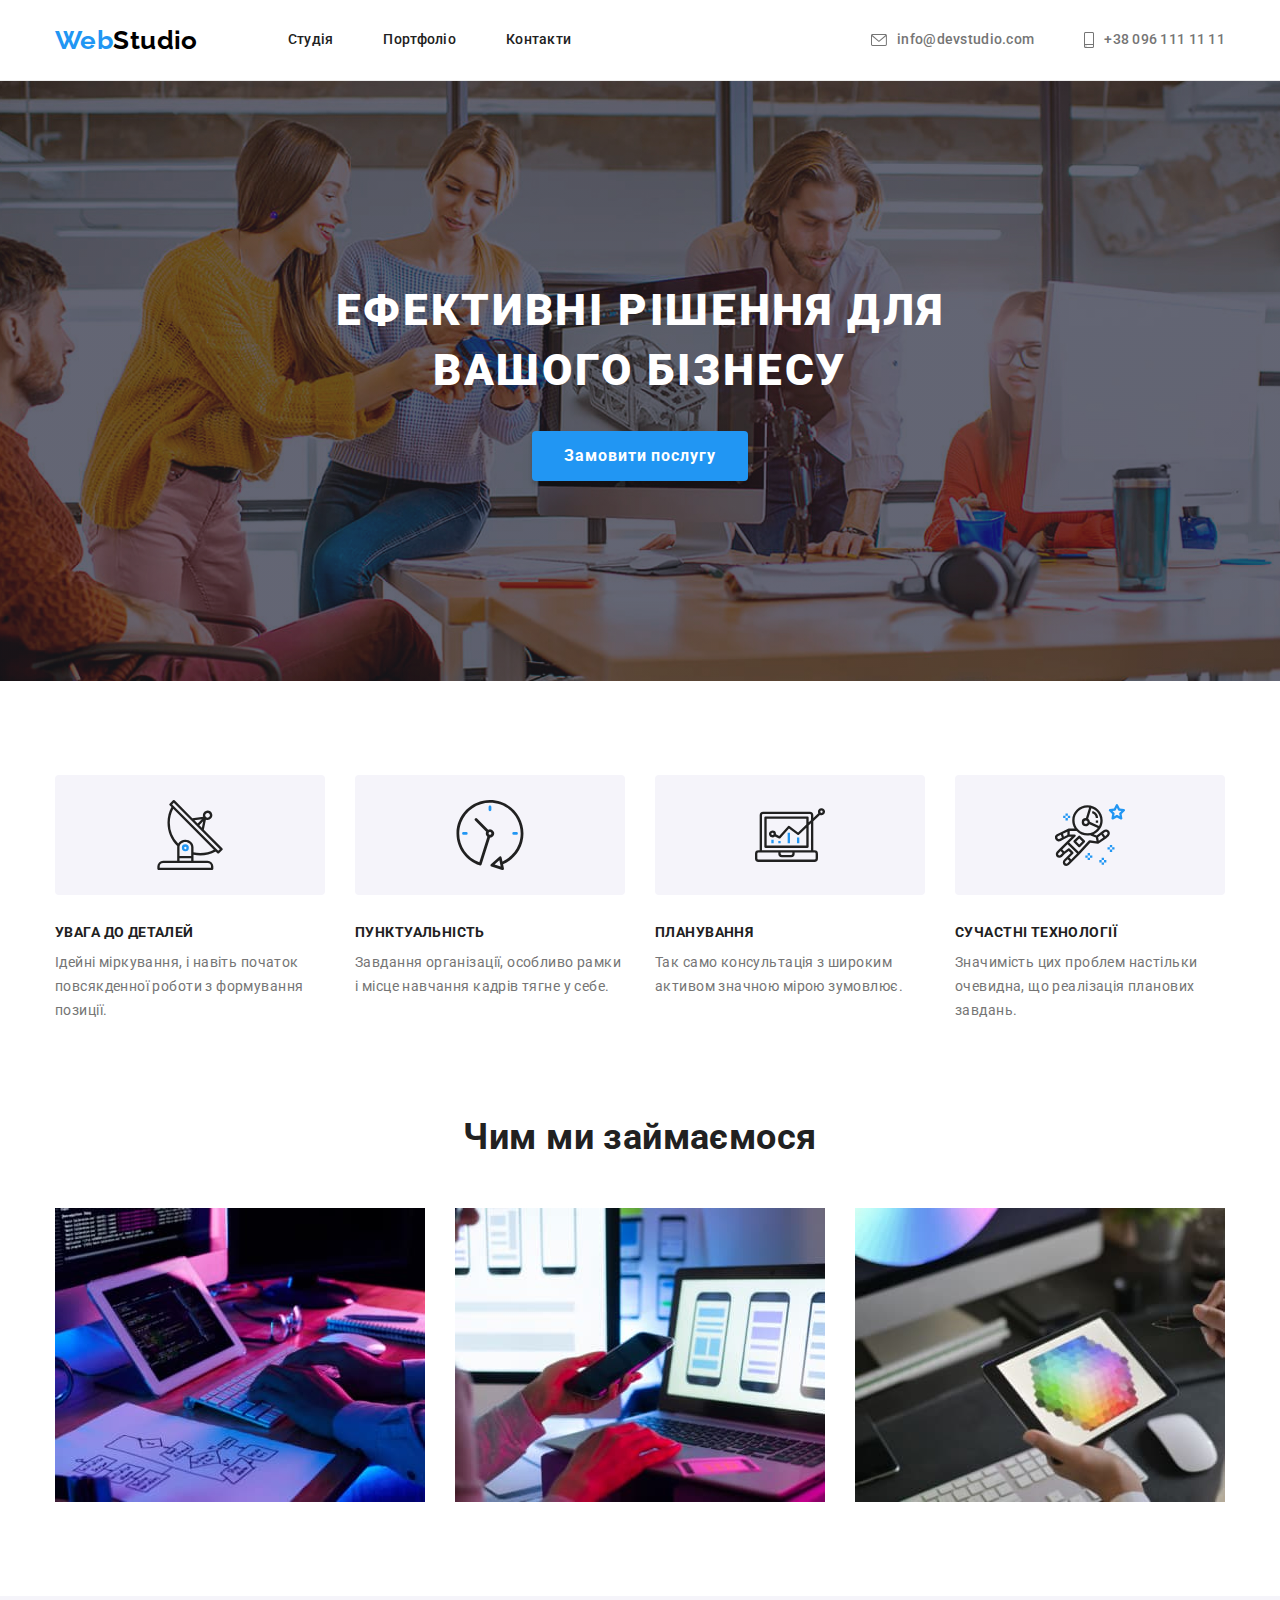
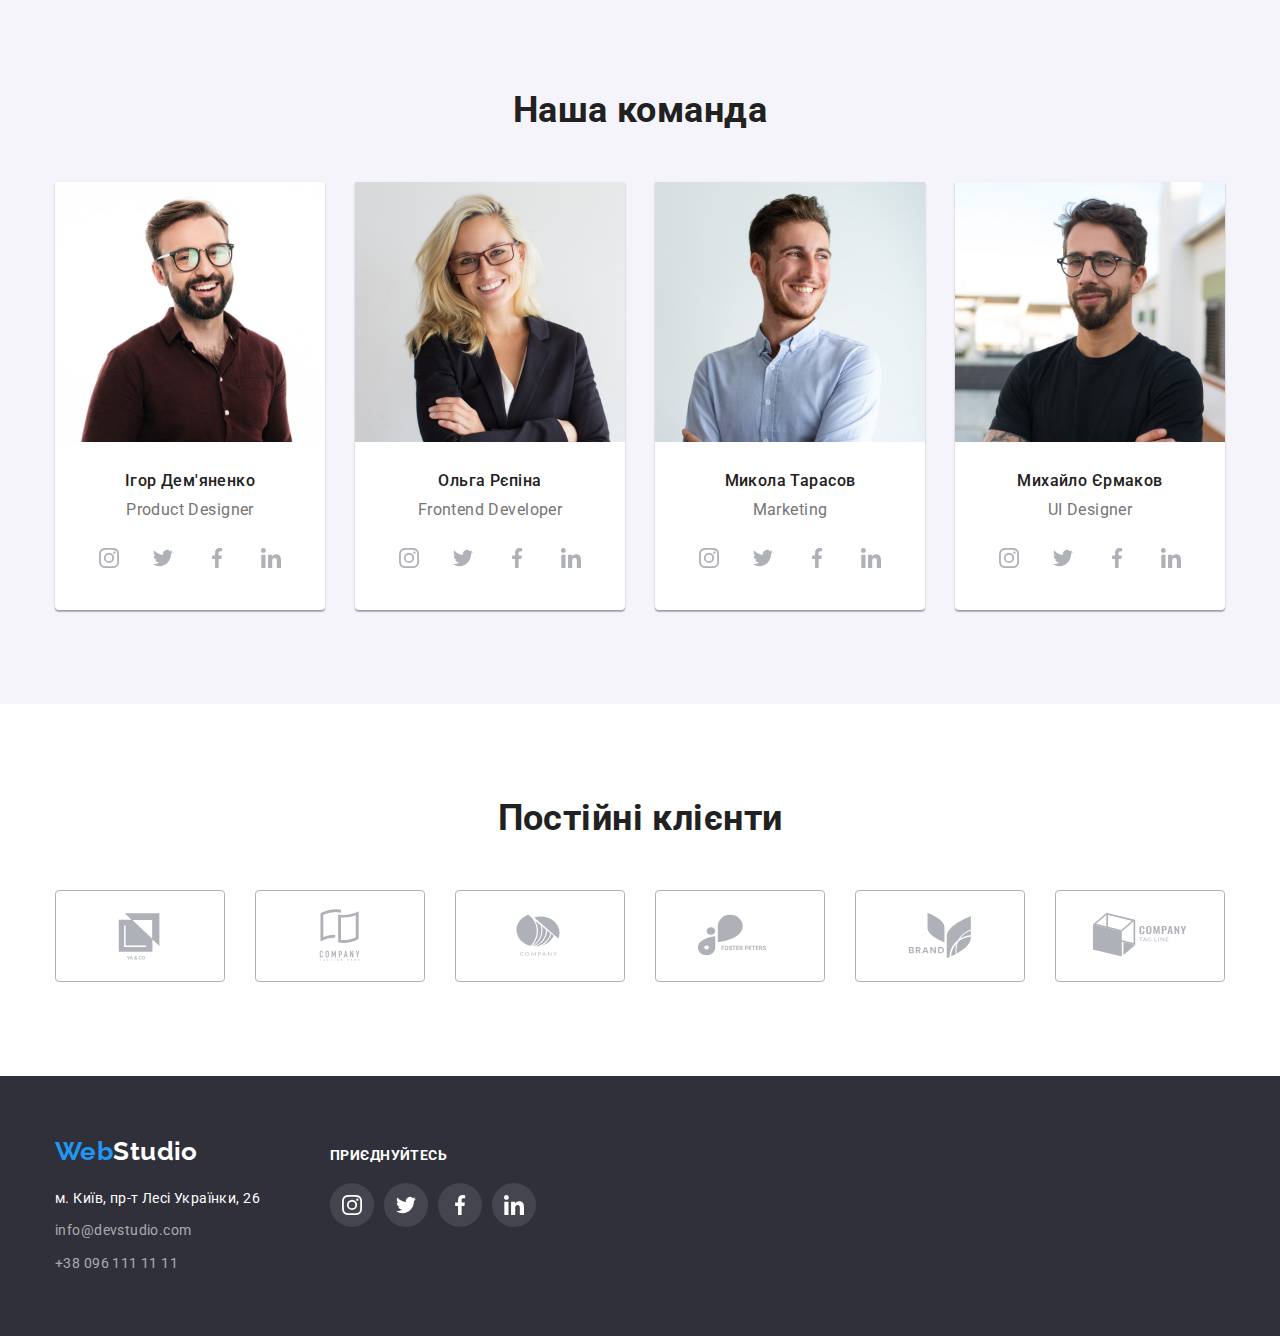
<file: index.html>
<!DOCTYPE html>
<html lang="uk">
  <head>
    <meta charset="UTF-8" />
    <meta http-equiv="X-UA-Compatible" content="IE=edge" />
    <meta name="viewport" content="width=device-width, initial-scale=1.0" />
    <title>WebStudio</title>
    <link rel="preconnect" href="https://fonts.googleapis.com" />
    <link rel="preconnect" href="https://fonts.gstatic.com" crossorigin />
    <link
      href="https://fonts.googleapis.com/css2?family=Raleway:wght@700&family=Roboto:wght@400;500;700;900&display=swap"
      rel="stylesheet"
    />
    <link
      rel="stylesheet"
      href="https://cdnjs.cloudflare.com/ajax/libs/modern-normalize/1.1.0/modern-normalize.min.css"
    />
    <link href="./assets/css/styles.css" rel="stylesheet" />
  </head>

  <body>
    <!-- Header -->
    <header class="header">
      <div class="container">
        <nav class="menu">
          <div class="menu-wrapper">
            <a class="menu-logo" href="./index.html"> Web<span class="logo-part">Studio</span> </a>
            <ul class="menu-list list">
              <li class="menu-item">
                <a class="menu-link" href="./index.html">Студія</a>
              </li>
              <li class="menu-item">
                <a class="menu-link" href="./portfolio.html">Портфоліо</a>
              </li>
              <li class="menu-item">
                <a class="menu-link" href="#">Контакти</a>
              </li>
            </ul>
          </div>
          <ul class="contacts">
            <li class="contacts-item">
              <a class="contacts-link" href="mailto:info@devstudio.com">
                <svg class="contacts-icon" width="16" height="12">
                  <use href="./assets/images/svg/icons.svg#envelope-icon"></use>
                </svg>
                <span class="contacts-label">info@devstudio.com</span>
              </a>
            </li>
            <li class="contacts-item">
              <a class="contacts-link" href="tel:+380961111111">
                <svg class="contacts-icon" width="10" height="16">
                  <use href="./assets/images/svg/icons.svg#smartphone-icon"></use>
                </svg>
                <span class="contacts-label">+38 096 111 11 11</span>
              </a>
            </li>
          </ul>
        </nav>
      </div>
    </header>
    <!-- Main content -->
    <main class="main">
      <section class="hero">
        <div class="container">
          <h1 class="hero-title">Ефективні рішення для вашого бізнесу</h1>
          <button class="hero-button" type="button">Замовити послугу</button>
        </div>
      </section>
      <!-- Features -->
      <section class="features">
        <div class="features-container container">
          <h2 class="features-title visually-hidden">Особливості нашої роботи</h2>
          <ul class="features-list">
            <li class="features-item">
              <div class="features-wrapper">
                <svg class="features-icon" width="70" height="70">
                  <use href="./assets/images/svg/icons.svg#antenna-icon"></use>
                </svg>
              </div>
              <h3 class="features-item-title">Увага до деталей</h3>
              <p class="features-text">
                Ідейні міркування, і навіть початок повсякденної роботи з формування позиції.
              </p>
            </li>
            <li class="features-item">
              <div class="features-wrapper">
                <svg class="features-icon" width="70" height="70">
                  <use href="./assets/images/svg/icons.svg#clock-icon"></use>
                </svg>
              </div>
              <h3 class="features-item-title">Пунктуальнiсть</h3>
              <p class="features-text">
                Завдання організації, особливо рамки і місце навчання кадрів тягне у себе.
              </p>
            </li>
            <li class="features-item">
              <div class="features-wrapper">
                <svg class="features-icon" width="70" height="70">
                  <use href="./assets/images/svg/icons.svg#diagram-icon"></use>
                </svg>
              </div>
              <h3 class="features-item-title">Планування</h3>
              <p class="features-text">
                Так само консультація з широким активом значною мірою зумовлює.
              </p>
            </li>
            <li class="features-item">
              <div class="features-wrapper">
                <svg class="features-icon" width="70" height="70">
                  <use href="./assets/images/svg/icons.svg#astronaut-icon"></use>
                </svg>
              </div>
              <h3 class="features-item-title">Сучастнi технології</h3>
              <p class="features-text">
                Значимість цих проблем настільки очевидна, що реалізація планових завдань.
              </p>
            </li>
          </ul>
        </div>
      </section>
      <!-- Activity of the company -->
      <section class="gallery section">
        <div class="container">
          <h2 class="section-title">Чим ми займаємося</h2>
          <ul class="gallery-list">
            <li class="gallery-item">
              <img
                class="gallery-picture"
                src="./assets/images/jpg/our-work-1.jpg"
                alt="Програмування вебсайтів та додатків"
                width="370"
              />
            </li>
            <li class="gallery-item">
              <img
                class="gallery-picture"
                src="./assets/images/jpg/our-work-2.jpg"
                alt="Адаптивний веб-дизайн сайтів"
                width="370"
              />
            </li>
            <li class="gallery-item">
              <img
                class="gallery-picture"
                src="./assets/images/jpg/our-work-3.jpg"
                alt="Вибір кольору та дизайну сайту"
                width="370"
              />
            </li>
          </ul>
        </div>
      </section>
      <!-- Our team -->
      <section class="our-team section">
        <div class="container">
          <h2 class="section-title">Наша команда</h2>
          <ul class="our-team-list">
            <li class="our-team-item">
              <img
                class="our-team-picture"
                src="./assets/images/jpg/employee-1.jpg"
                alt="Ігор Дем'яненко"
                width="270"
              />
              <div class="our-team-wrapper">
                <h3 class="our-team-subtitle">Ігор Дем'яненко</h3>
                <p class="our-team-text">Product Designer</p>
                <ul class="social-list">
                  <li class="social-item">
                    <a class="social-link" href="#">
                      <svg class="social-icon" width="20px" height="20px">
                        <use href="./assets/images/svg/icons.svg#instagram-icon"></use>
                      </svg>
                    </a>
                  </li>
                  <li class="social-item">
                    <a class="social-link" href="#">
                      <svg class="social-icon" width="20px" height="20px">
                        <use href="./assets/images/svg/icons.svg#twitter-icon"></use>
                      </svg>
                    </a>
                  </li>
                  <li class="social-item">
                    <a class="social-link" href="#">
                      <svg class="social-icon" width="20px" height="20px">
                        <use href="./assets/images/svg/icons.svg#facebook-icon"></use>
                      </svg>
                    </a>
                  </li>
                  <li class="social-item">
                    <a class="social-link" href="#">
                      <svg class="social-icon" width="20px" height="20px">
                        <use href="./assets/images/svg/icons.svg#linkedin-icon"></use>
                      </svg>
                    </a>
                  </li>
                </ul>
              </div>
            </li>
            <li class="our-team-item">
              <img
                class="our-team-picture"
                src="./assets/images/jpg/employee-2.jpg"
                alt="Ольга Рєпіна"
                width="270"
              />
              <div class="our-team-wrapper">
                <h3 class="our-team-subtitle">Ольга Рєпіна</h3>
                <p class="our-team-text">Frontend Developer</p>
                <ul class="social-list">
                  <li class="social-item">
                    <a class="social-link" href="#">
                      <svg class="social-icon" width="20px" height="20px">
                        <use href="./assets/images/svg/icons.svg#instagram-icon"></use>
                      </svg>
                    </a>
                  </li>
                  <li class="social-item">
                    <a class="social-link" href="#">
                      <svg class="social-icon" width="20px" height="20px">
                        <use href="./assets/images/svg/icons.svg#twitter-icon"></use>
                      </svg>
                    </a>
                  </li>
                  <li class="social-item">
                    <a class="social-link" href="#">
                      <svg class="social-icon" width="20px" height="20px">
                        <use href="./assets/images/svg/icons.svg#facebook-icon"></use>
                      </svg>
                    </a>
                  </li>
                  <li class="social-item">
                    <a class="social-link" href="#">
                      <svg class="social-icon" width="20px" height="20px">
                        <use href="./assets/images/svg/icons.svg#linkedin-icon"></use>
                      </svg>
                    </a>
                  </li>
                </ul>
              </div>
            </li>
            <li class="our-team-item">
              <img
                class="our-team-picture"
                src="./assets/images/jpg/employee-3.jpg"
                alt="Микола Тарасов"
                width="270"
              />
              <div class="our-team-wrapper">
                <h3 class="our-team-subtitle">Микола Тарасов</h3>
                <p class="our-team-text">Marketing</p>
                <ul class="social-list">
                  <li class="social-item">
                    <a class="social-link" href="#">
                      <svg class="social-icon" width="20px" height="20px">
                        <use href="./assets/images/svg/icons.svg#instagram-icon"></use>
                      </svg>
                    </a>
                  </li>
                  <li class="social-item">
                    <a class="social-link" href="#">
                      <svg class="social-icon" width="20px" height="20px">
                        <use href="./assets/images/svg/icons.svg#twitter-icon"></use>
                      </svg>
                    </a>
                  </li>
                  <li class="social-item">
                    <a class="social-link" href="#">
                      <svg class="social-icon" width="20px" height="20px">
                        <use href="./assets/images/svg/icons.svg#facebook-icon"></use>
                      </svg>
                    </a>
                  </li>
                  <li class="social-item">
                    <a class="social-link" href="#">
                      <svg class="social-icon" width="20px" height="20px">
                        <use href="./assets/images/svg/icons.svg#linkedin-icon"></use>
                      </svg>
                    </a>
                  </li>
                </ul>
              </div>
            </li>
            <li class="our-team-item">
              <img
                class="our-team-picture"
                src="./assets/images/jpg/employee-4.jpg"
                alt="Михайло Єрмаков"
                width="270"
              />
              <div class="our-team-wrapper">
                <h3 class="our-team-subtitle">Михайло Єрмаков</h3>
                <p class="our-team-text">UI Designer</p>
                <ul class="social-list">
                  <li class="social-item">
                    <a class="social-link" href="#">
                      <svg class="social-icon" width="20px" height="20px">
                        <use href="./assets/images/svg/icons.svg#instagram-icon"></use>
                      </svg>
                    </a>
                  </li>
                  <li class="social-item">
                    <a class="social-link" href="#">
                      <svg class="social-icon" width="20px" height="20px">
                        <use href="./assets/images/svg/icons.svg#twitter-icon"></use>
                      </svg>
                    </a>
                  </li>
                  <li class="social-item">
                    <a class="social-link" href="#">
                      <svg class="social-icon" width="20px" height="20px">
                        <use href="./assets/images/svg/icons.svg#facebook-icon"></use>
                      </svg>
                    </a>
                  </li>
                  <li class="social-item">
                    <a class="social-link" href="#">
                      <svg class="social-icon" width="20px" height="20px">
                        <use href="./assets/images/svg/icons.svg#linkedin-icon"></use>
                      </svg>
                    </a>
                  </li>
                </ul>
              </div>
            </li>
          </ul>
        </div>
      </section>
      <!-- Our partners -->
      <section class="partners section">
        <div class="partners-container container">
          <h2 class="section-title">Постійні клієнти</h2>
          <ul class="partners-list">
            <li class="partners-item">
              <a class="partners-link" href="#">
                <svg class="partners-icon" width="106" height="60">
                  <use href="./assets/images/svg/icons.svg#client-1"></use>
                </svg>
              </a>
            </li>
            <li class="partners-item">
              <a class="partners-link" href="#">
                <svg class="partners-icon" width="106" height="60">
                  <use href="./assets/images/svg/icons.svg#client-2"></use>
                </svg>
              </a>
            </li>
            <li class="partners-item">
              <a class="partners-link" href="#">
                <svg class="partners-icon" width="106" height="60">
                  <use href="./assets/images/svg/icons.svg#client-3"></use>
                </svg>
              </a>
            </li>
            <li class="partners-item">
              <a class="partners-link" href="#">
                <svg class="partners-icon" width="106" height="60">
                  <use href="./assets/images/svg/icons.svg#client-4"></use>
                </svg>
              </a>
            </li>
            <li class="partners-item">
              <a class="partners-link" href="#">
                <svg class="partners-icon" width="106" height="60">
                  <use href="./assets/images/svg/icons.svg#client-5"></use>
                </svg>
              </a>
            </li>
            <li class="partners-item">
              <a class="partners-link" href="#">
                <svg class="partners-icon" width="106" height="60">
                  <use href="./assets/images/svg/icons.svg#client-6"></use>
                </svg>
              </a>
            </li>
          </ul>
        </div>
      </section>
    </main>
    <!-- Footer -->
    <footer class="footer">
      <div class="container">
        <div class="footer-container">
          <div class="footer-contacts">
            <a class="footer-logo" href="./index.html">
              Web<span class="logo-part">Studio</span>
            </a>
            <address class="footer-address">
              <ul class="footer-list">
                <li class="footer-item">
                  <a
                    class="footer-link link-map"
                    href="https://goo.gl/maps/8viNXfXdV3uJQZfFA"
                    target="_blank"
                    rel="noopener noreferrer nofollow"
                  >
                    м. Київ, пр-т Лесі Українки, 26
                  </a>
                </li>
                <li class="footer-item">
                  <a class="footer-link" href="mailto:info@devstudio.com"> info@devstudio.com </a>
                </li>
                <li class="footer-item">
                  <a class="footer-link" href="tel:+380961111111"> +38 096 111 11 11 </a>
                </li>
              </ul>
            </address>
          </div>
          <div class="social-wrapper">
            <h2 class="social-title">приєднуйтесь</h2>
            <ul class="social-list">
              <li class="social-item">
                <a class="social-link footer-social-link" href="#">
                  <svg class="social-icon" width="20px" height="20px">
                    <use href="./assets/images/svg/icons.svg#instagram-icon"></use>
                  </svg>
                </a>
              </li>
              <li class="social-item">
                <a class="social-link footer-social-link" href="#">
                  <svg class="social-icon" width="20px" height="20px">
                    <use href="./assets/images/svg/icons.svg#twitter-icon"></use>
                  </svg>
                </a>
              </li>
              <li class="social-item">
                <a class="social-link footer-social-link" href="#">
                  <svg class="social-icon" width="20px" height="20px">
                    <use href="./assets/images/svg/icons.svg#facebook-icon"></use>
                  </svg>
                </a>
              </li>
              <li class="social-item">
                <a class="social-link footer-social-link" href="#">
                  <svg class="social-icon" width="20px" height="20px">
                    <use href="./assets/images/svg/icons.svg#linkedin-icon"></use>
                  </svg>
                </a>
              </li>
            </ul>
          </div>
        </div>
      </div>
    </footer>
  </body>
</html>
</file>
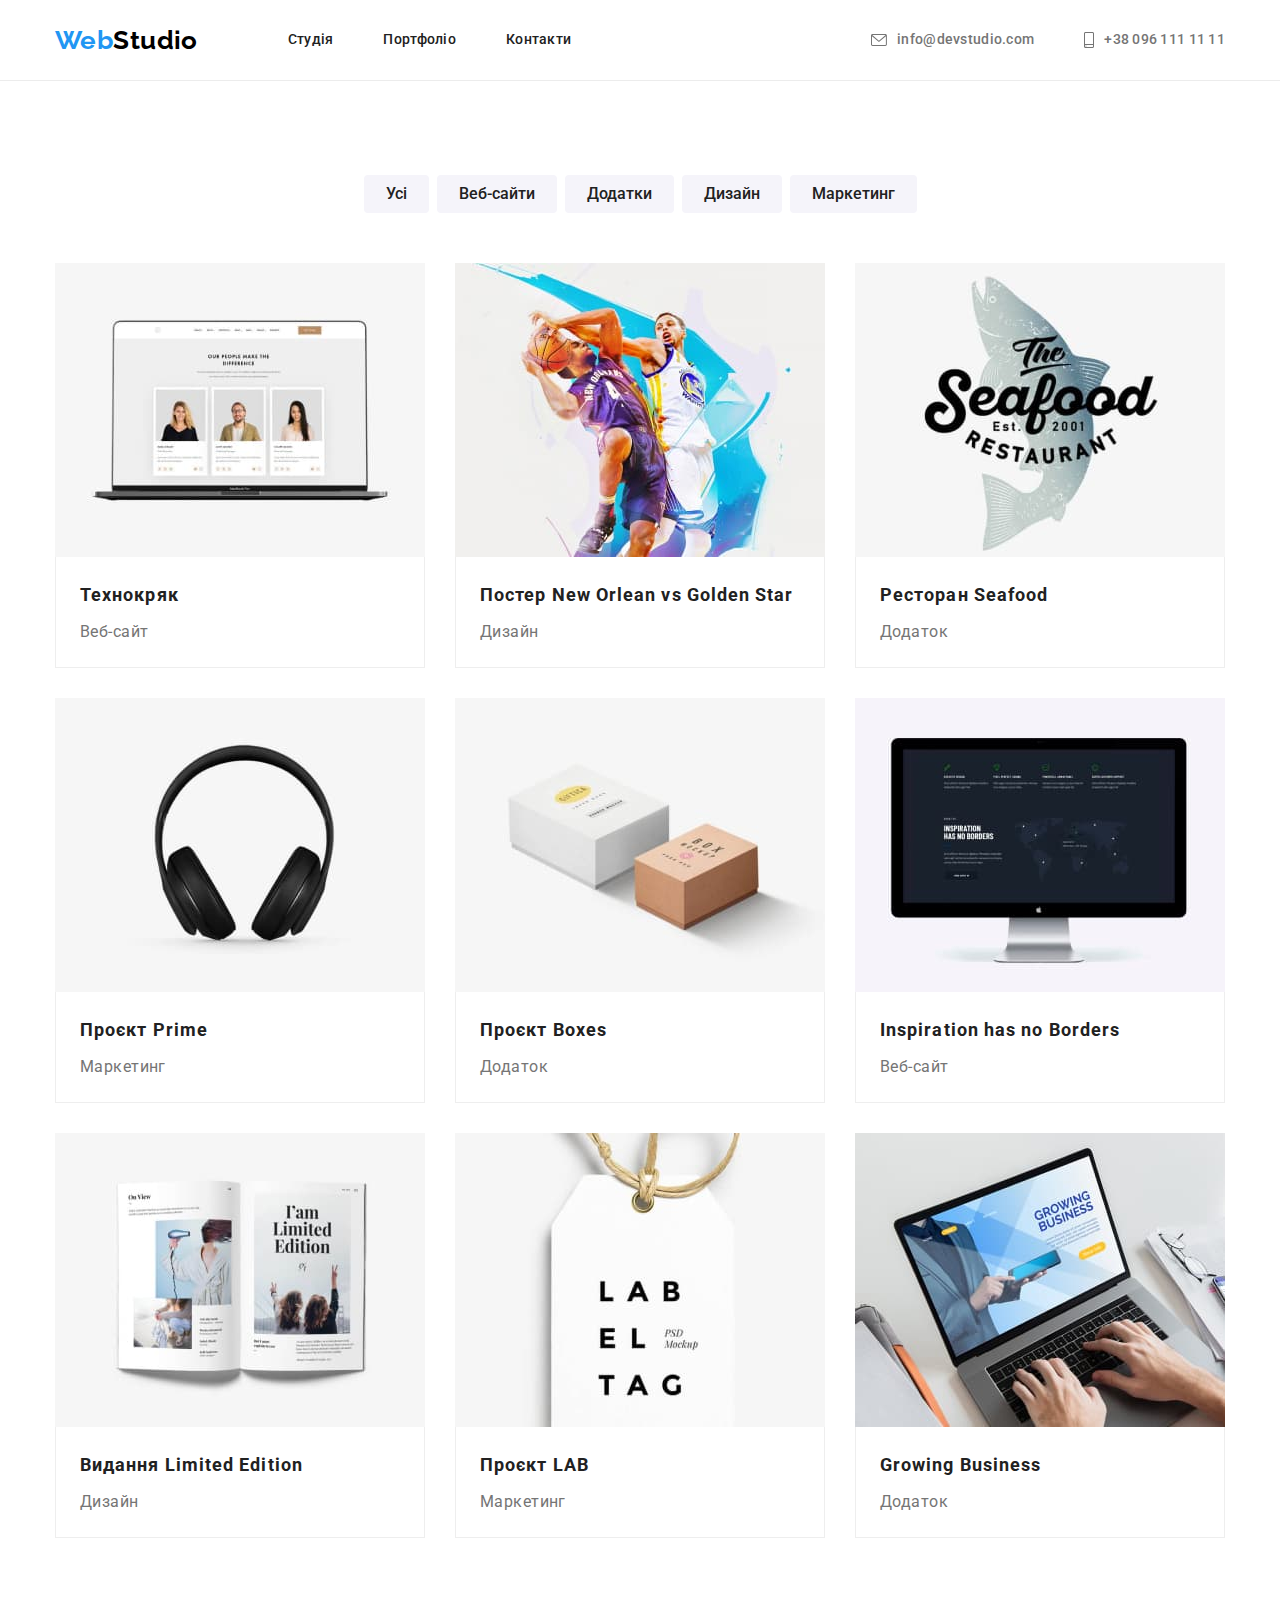
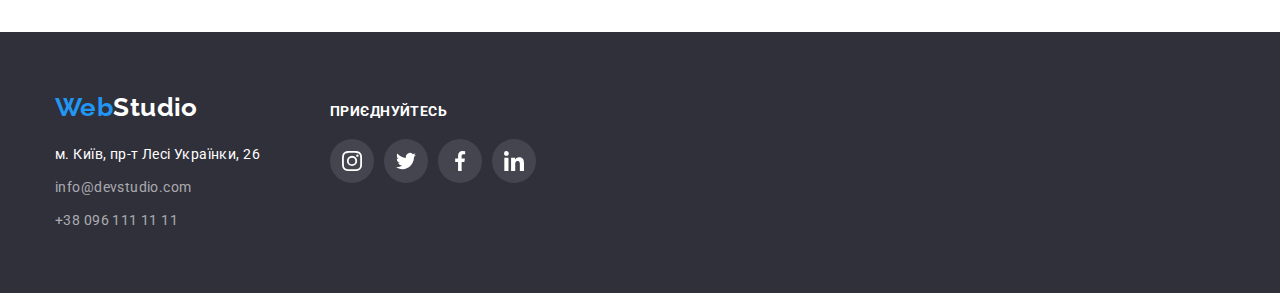
<file: portfolio.html>
<!DOCTYPE html>
<html lang="uk">
  <head>
    <meta charset="UTF-8" />
    <meta http-equiv="X-UA-Compatible" content="IE=edge" />
    <meta name="viewport" content="width=device-width, initial-scale=1.0" />
    <title>WebStudio</title>
    <link rel="preconnect" href="https://fonts.googleapis.com" />
    <link rel="preconnect" href="https://fonts.gstatic.com" crossorigin />
    <link
      href="https://fonts.googleapis.com/css2?family=Raleway:wght@700&family=Roboto:wght@400;500;700;900&display=swap"
      rel="stylesheet"
    />
    <link
      rel="stylesheet"
      href="https://cdnjs.cloudflare.com/ajax/libs/modern-normalize/1.1.0/modern-normalize.min.css"
    />
    <link href="./assets/css/styles.css" rel="stylesheet" />
  </head>

  <body>
    <!-- Header -->
    <header class="header">
      <div class="container">
        <nav class="menu">
          <div class="menu-wrapper">
            <a class="menu-logo" href="./index.html"> Web<span class="logo-part">Studio</span> </a>
            <ul class="menu-list list">
              <li class="menu-item">
                <a class="menu-link" href="./index.html">Студія</a>
              </li>
              <li class="menu-item">
                <a class="menu-link" href="./portfolio.html">Портфоліо</a>
              </li>
              <li class="menu-item">
                <a class="menu-link" href="#">Контакти</a>
              </li>
            </ul>
          </div>
          <ul class="contacts">
            <li class="contacts-item">
              <a class="contacts-link" href="mailto:info@devstudio.com">
                <svg class="contacts-icon" width="16" height="12">
                  <use href="./assets/images/svg/icons.svg#envelope-icon"></use>
                </svg>
                <span class="contacts-label">info@devstudio.com</span>
              </a>
            </li>
            <li class="contacts-item">
              <a class="contacts-link" href="tel:+380961111111">
                <svg class="contacts-icon" width="10" height="16">
                  <use href="./assets/images/svg/icons.svg#smartphone-icon"></use>
                </svg>
                <span class="contacts-label">+38 096 111 11 11</span>
              </a>
            </li>
          </ul>
        </nav>
      </div>
    </header>
    <!-- Main content -->
    <main>
      <!-- Portfolio filter buttons -->
      <section class="portfolio section">
        <div class="portfolio-container container">
          <ul class="portfolio-filter filter">
            <li class="filter-item">
              <button class="filter-button" type="button">Усі</button>
            </li>
            <li class="filter-item">
              <button class="filter-button" type="button">Веб-сайти</button>
            </li>
            <li class="filter-item">
              <button class="filter-button" type="button">Додатки</button>
            </li>
            <li class="filter-item">
              <button class="filter-button" type="button">Дизайн</button>
            </li>
            <li class="filter-item">
              <button class="filter-button" type="button">Маркетинг</button>
            </li>
          </ul>
          <!-- Company projects -->
          <ul class="portfolio-cards cards">
            <li class="cards-item">
              <a class="cards-link" href="#">
                <img class="cards-picture" src="./assets/images/jpg/portfolio-1.jpg" alt="" />
                <div class="cards-content">
                  <h2 class="cards-title">Технокряк</h2>
                  <p class="cards-text">Веб-сайт</p>
                </div>
              </a>
            </li>
            <li class="cards-item">
              <a class="cards-link" href="#">
                <img class="cards-pictute" src="./assets/images/jpg/portfolio-2.jpg" alt="" />
                <div class="cards-content">
                  <h2 class="cards-title">Постер New Orlean vs Golden Star</h2>
                  <p class="cards-text">Дизайн</p>
                </div>
              </a>
            </li>
            <li class="cards-item">
              <a class="cards-link" href="#">
                <img class="cards-pictute" src="./assets/images/jpg/portfolio-3.jpg" alt="" />
                <div class="cards-content">
                  <h2 class="cards-title">Ресторан Seafood</h2>
                  <p class="cards-text">Додаток</p>
                </div>
              </a>
            </li>
            <li class="cards-item">
              <a class="cards-link" href="#">
                <img class="cards-pictute" src="./assets/images/jpg/portfolio-4.jpg" alt="" />
                <div class="cards-content">
                  <h2 class="cards-title">Проєкт Prime</h2>
                  <p class="cards-text">Маркетинг</p>
                </div>
              </a>
            </li>
            <li class="cards-item">
              <a class="cards-link" href="#">
                <img class="cards-pictute" src="./assets/images/jpg/portfolio-5.jpg" alt="" />
                <div class="cards-content">
                  <h2 class="cards-title">Проєкт Boxes</h2>
                  <p class="cards-text">Додаток</p>
                </div>
              </a>
            </li>
            <li class="cards-item">
              <a class="cards-link" href="#">
                <img class="cards-pictute" src="./assets/images/jpg/portfolio-6.jpg" alt="" />
                <div class="cards-content">
                  <h2 class="cards-title">Inspiration has no Borders</h2>
                  <p class="cards-text">Веб-сайт</p>
                </div>
              </a>
            </li>
            <li class="cards-item">
              <a class="cards-link" href="#">
                <img class="cards-pictute" src="./assets/images/jpg/portfolio-7.jpg" alt="" />
                <div class="cards-content">
                  <h2 class="cards-title">Видання Limited Edition</h2>
                  <p class="cards-text">Дизайн</p>
                </div>
              </a>
            </li>
            <li class="cards-item">
              <a class="cards-link" href="#">
                <img class="cards-pictute" src="./assets/images/jpg/portfolio-8.jpg" alt="" />
                <div class="cards-content">
                  <h2 class="cards-title">Проєкт LAB</h2>
                  <p class="cards-text">Маркетинг</p>
                </div>
              </a>
            </li>
            <li class="cards-item">
              <a class="cards-link" href="#">
                <img class="cards-pictute" src="./assets/images/jpg/portfolio-9.jpg" alt="" />
                <div class="cards-content">
                  <h2 class="cards-title">Growing Business</h2>
                  <p class="cards-text">Додаток</p>
                </div>
              </a>
            </li>
          </ul>
        </div>
      </section>
    </main>
    <!-- Footer -->
    <footer class="footer">
      <div class="container">
        <div class="footer-container">
          <div class="footer-contacts">
            <a class="footer-logo" href="./index.html">
              Web<span class="logo-part">Studio</span>
            </a>
            <address class="footer-address">
              <ul class="footer-list">
                <li class="footer-item">
                  <a
                    class="footer-link link-map"
                    href="https://goo.gl/maps/8viNXfXdV3uJQZfFA"
                    target="_blank"
                    rel="noopener noreferrer nofollow"
                  >
                    м. Київ, пр-т Лесі Українки, 26
                  </a>
                </li>
                <li class="footer-item">
                  <a class="footer-link" href="mailto:info@devstudio.com"> info@devstudio.com </a>
                </li>
                <li class="footer-item">
                  <a class="footer-link" href="tel:+380961111111"> +38 096 111 11 11 </a>
                </li>
              </ul>
            </address>
          </div>
          <div class="social-wrapper">
            <h2 class="social-title">приєднуйтесь</h2>
            <ul class="social-list">
              <li class="social-item">
                <a class="social-link footer-social-link" href="#">
                  <svg class="social-icon" width="20px" height="20px">
                    <use href="./assets/images/svg/icons.svg#instagram-icon"></use>
                  </svg>
                </a>
              </li>
              <li class="social-item">
                <a class="social-link footer-social-link" href="#">
                  <svg class="social-icon" width="20px" height="20px">
                    <use href="./assets/images/svg/icons.svg#twitter-icon"></use>
                  </svg>
                </a>
              </li>
              <li class="social-item">
                <a class="social-link footer-social-link" href="#">
                  <svg class="social-icon" width="20px" height="20px">
                    <use href="./assets/images/svg/icons.svg#facebook-icon"></use>
                  </svg>
                </a>
              </li>
              <li class="social-item">
                <a class="social-link footer-social-link" href="#">
                  <svg class="social-icon" width="20px" height="20px">
                    <use href="./assets/images/svg/icons.svg#linkedin-icon"></use>
                  </svg>
                </a>
              </li>
            </ul>
          </div>
        </div>
      </div>
    </footer>
  </body>
</html>
</file>
<file: assets/css/styles.css>
/* Variables */
:root {
  --basic-grey-color: #757575;
  --secondary-grey-color: #f5f4fa;
  --deep-black-color: #000000;
  --basic-black-color: #212121;
  --secondary-black-color: #2f303a;
  --basic-blue-color: #2196f3;
  --secondary-blue-color: #188ce8;
  --basic-white-color: #ffffff;
  --secondary-white-color: #f5f5f5;
  --alternative-white-color: #eeeeee;
  --alternative-rgba-white-color: rgba(255, 255, 255, 0.6);
  --white-color-100: rgba(255, 255, 255, 0.1);
  --header-border-grey-color: #ececec;
  --icon-gray-color: #afb1b8;
}

/* common body styles */
body {
  font-family: 'Roboto', sans-serif;
  font-size: 14px;
  letter-spacing: 0.03em;
  color: var(--basic-grey-color);
  background-color: var(--basic-white-color);
}

/* reset styles */
h1,
h2,
h3,
h4,
h5,
h6,
p {
  margin: 0;
}

ul {
  list-style: none;
  padding: 0;
  margin: 0;
}

a {
  text-decoration: none;
  color: currentColor;
}

img {
  display: block;
  max-width: 100%;
  height: auto;
}

/* Styles for hiding content */
.visually-hidden {
  position: absolute;
  width: 1px;
  height: 1px;
  margin: -1px;
  border: 0;
  padding: 0;
  white-space: nowrap;
  clip-path: inset(100%);
  clip: rect(0 0 0 0);
  overflow: hidden;
}

/* common styles */
.section {
  padding: 94px 0;
}

.section-title {
  font-weight: 700;
  font-size: 36px;
  line-height: 1.16;
  text-align: center;
  color: var(--basic-black-color);
}

.container {
  width: 1200px;
  margin: 0 auto;
  padding: 0 15px;
}

.social-list {
  display: flex;
  justify-content: center;
  align-items: center;
  gap: 10px;
}

.social-item {
  width: 44px;
  height: 44px;
}

.social-link {
  display: flex;
  align-items: center;
  justify-content: center;
  width: 100%;
  height: 100%;

  border-radius: 50%;
  background-color: var(--basic-white-color);
  color: var(--icon-gray-color);
}

.social-link:hover,
.social-link:focus {
  background-color: var(--basic-blue-color);
  color: var(--basic-white-color);
}

.social-icon {
  fill: currentColor;
}

/* Header styles */
.header {
  border-bottom: 1px solid var(--header-border-grey-color);
}

.menu {
  display: flex;
  justify-content: space-between;
  align-items: center;
}

.menu-wrapper {
  display: flex;
  align-items: center;
}

.menu-logo {
  font-family: 'Raleway', sans-serif;
  font-weight: 700;
  font-size: 26px;
  line-height: 1.19;
  text-decoration: none;
  color: var(--basic-blue-color);
}

.menu-logo .logo-part {
  color: var(--deep-black-color);
}

.menu-list,
.contacts {
  font-weight: 500;
  line-height: 1.14;
  letter-spacing: 0.02em;
}

.menu-list {
  display: flex;
  align-items: center;
  gap: 50px;
  margin: 0 0 0 90px;
}

.menu-link {
  display: block;
  padding: 32px 0;

  color: var(--basic-black-color);
}

.menu-link:hover,
.menu-link:focus {
  color: var(--basic-blue-color);
}

.contacts {
  display: flex;
  align-items: center;
  margin: 0;
  color: var(--basic-grey-color);
}

.contacts-item:last-child {
  margin-left: 50px;
}

.contacts-link {
  display: flex;
  align-items: center;
  color: currentColor;
  fill: currentColor;
}

.contacts-link:hover,
.contacts-link:focus {
  color: var(--basic-blue-color);
  fill: var(--basic-blue-color);
}

.contacts-label {
  margin-left: 10px;
  color: currentColor;
}

/* Hero styles */
.hero {
  max-width: 1600px;
  margin: 0 auto;
  padding: 200px 0;
  text-align: center;
  background-image: linear-gradient(rgba(47, 48, 58, 0.4), rgba(47, 48, 58, 0.4)),
    url('../images/jpg/main-image.jpg');
  background-repeat: no-repeat;
  background-color: var(--secondary-black-color);
  background-size: cover;
  background-position: center;
}

.hero-title {
  margin: 0 auto;
  max-width: 700px;
  font-weight: 900;
  font-size: 44px;
  line-height: 1.36;
  text-align: center;
  text-transform: uppercase;
  letter-spacing: 0.06em;
  color: var(--basic-white-color);
}

.hero-button {
  margin-top: 30px;
  padding: 10px 32px;
  border-radius: 4px;
  border: none;
  font-family: inherit;
  font-weight: 700;
  font-size: 16px;
  line-height: 1.89;
  letter-spacing: 0.06em;
  text-align: center;
  cursor: pointer;
  color: var(--basic-white-color);
  background-color: var(--basic-blue-color);
  box-shadow: 0px 4px 4px rgba(0, 0, 0, 0.15);
}

.hero-button:hover,
.hero-button:focus {
  background-color: var(--secondary-blue-color);
  box-shadow: 0px 4px 4px rgba(0, 0, 0, 0.15);
}

/* Features styles */
.features {
  padding-top: 94px;
}

.features-container {
  display: flex;
}

.features-list {
  display: flex;
  margin: 0;
  gap: 30px;
}

.features-item {
  flex-basis: calc((100% - 90px) / 4);
}

.features-wrapper {
  position: relative;
  display: flex;
  justify-content: center;
  align-items: center;
  height: 120px;
  background: var(--secondary-grey-color);
  border-radius: 4px;
  margin-bottom: 30px;
}

.features-item-title {
  font-weight: 700;
  font-size: 14px;
  line-height: 1.14;
  text-transform: uppercase;
  color: var(--basic-black-color);
}

.features-text {
  line-height: 1.71;
  margin-top: 10px;
  color: var(--basic-grey-color);
}

/* Gallery styles */
.gallery-list {
  display: flex;
  justify-content: center;
  margin: 50px 0 0;
  gap: 30px;
}

.gallery-item {
  flex-basis: calc((100% - 60px) / 3);
}

.gallery-picture {
  display: block;
  max-width: 100%;
  height: auto;
}

/* Our Team styles */
.our-team {
  background-color: var(--secondary-grey-color);
}

.our-team-list {
  display: flex;
  justify-content: center;
  margin: 50px 0 0;
  gap: 30px;
}

.our-team-item {
  flex-basis: calc((100% - 90px) / 4);
  flex-direction: column;
  text-align: center;
  color: var(--basic-grey-color);
  background-color: var(--basic-white-color);
  box-shadow: 0px 1px 3px rgba(0, 0, 0, 0.12), 0px 1px 1px rgba(0, 0, 0, 0.14),
    0px 2px 1px rgba(0, 0, 0, 0.2);
  border-radius: 0px 0px 4px 4px;
}

.our-team-picture {
  display: block;
  max-width: 100%;
  height: auto;
}

.our-team-wrapper {
  padding: 30px 0;
}

.our-team-subtitle {
  font-weight: 500;
  font-size: 16px;
  line-height: 1.18;
  color: var(--basic-black-color);
}
/* Margin-top übberarbeiten und besser auf margin-botton ändern! */
.our-team-text {
  margin-top: 10px;
  margin-bottom: 16px;
  font-size: 16px;
  line-height: 1.18;
}

/* Partners styles */
.partners-list {
  display: flex;
  align-items: center;
  justify-content: center;
  gap: 30px;
  margin: 50px 0 0 0;
}

.partners-item {
  width: 170px;
  height: 92px;
}

.partners-link {
  display: flex;
  justify-content: center;
  align-items: center;
  width: 100%;
  height: 100%;

  border: 1px solid var(--icon-gray-color);
  border-radius: 4px;
  color: var(--icon-gray-color);
}

.partners-link:hover,
.partners-link:focus {
  color: var(--basic-blue-color);
  border-color: var(--basic-blue-color);
}

.partners-icon {
  fill: currentColor;
}

/* Footer styles */
.footer {
  background-color: var(--secondary-black-color);
  padding: 60px 0;
}

.footer-container {
  display: flex;
  align-items: baseline;
}

.footer-logo {
  font-family: 'Raleway', sans-serif;
  font-weight: 700;
  font-size: 26px;
  line-height: 1.19;
  text-decoration: none;
  color: var(--basic-blue-color);
}

.footer-logo .logo-part {
  color: var(--basic-white-color);
}

.footer-address {
  margin-top: 20px;
  font-style: normal;
}

.footer-list {
  margin: 0 0;
  display: flex;
  flex-direction: column;
  gap: 9px;
}

.footer .link-map {
  line-height: 1.71;
  text-decoration: none;
  color: var(--basic-white-color);
}

.footer-link {
  line-height: 1.71;
  color: var(--alternative-rgba-white-color);
}

.footer-link:hover,
.footer-link:focus {
  color: var(--basic-blue-color);
}

.social-wrapper {
  margin-left: 70px;
}

.social-title {
  margin-bottom: 20px;

  font-size: 14px;
  text-transform: uppercase;
  color: var(--basic-white-color);
  font-weight: 700;
}

.footer-social-link {
  background-color: var(--white-color-100);
  color: var(--basic-white-color);
}

/* Portfolio styles */
.portfolio-filter {
  display: flex;
  justify-content: center;
  margin: 0;
  gap: 8px;
}

.filter-button {
  padding: 6px 22px;
  background-color: var(--secondary-grey-color);
  border: none;
  border-radius: 4px;
  font-family: inherit;
  font-weight: 500;
  font-size: 16px;
  line-height: 1.63;
  text-align: center;
  color: var(--basic-black-color);
  cursor: pointer;
  box-shadow: none;
}

.filter-button:hover,
.filter-button:focus {
  background-color: var(--basic-blue-color);
  box-shadow: 0px 3px 1px rgba(0, 0, 0, 0.1), 0px 1px 2px rgba(0, 0, 0, 0.08),
    0px 2px 2px rgba(0, 0, 0, 0.12);
  color: var(--basic-white-color);
}

.portfolio-cards {
  display: flex;
  flex-wrap: wrap;
  margin: 50px 0 0;
  gap: 30px;
}

.cards-link {
  display: block;
}

.cards-link:hover,
.cards-link:focus {
  box-shadow: 0px 1px 1px rgba(0, 0, 0, 0.12), 0px 4px 4px rgba(0, 0, 0, 0.06),
    1px 4px 6px rgba(0, 0, 0, 0.16);
}

.cards-picture {
  display: block;
  max-width: 100%;
  height: auto;
}

.cards-content {
  padding: 20px 24px;
  border: 1px solid var(--alternative-white-color);
  border-top: none;
}

.cards-title {
  margin-bottom: 4px;
  font-weight: 700;
  font-size: 18px;
  line-height: 2;
  letter-spacing: 0.06em;
  color: var(--basic-black-color);
}

.cards-text {
  font-size: 16px;
  line-height: 1.87;
  color: var(--basic-grey-color);
}
</file>
